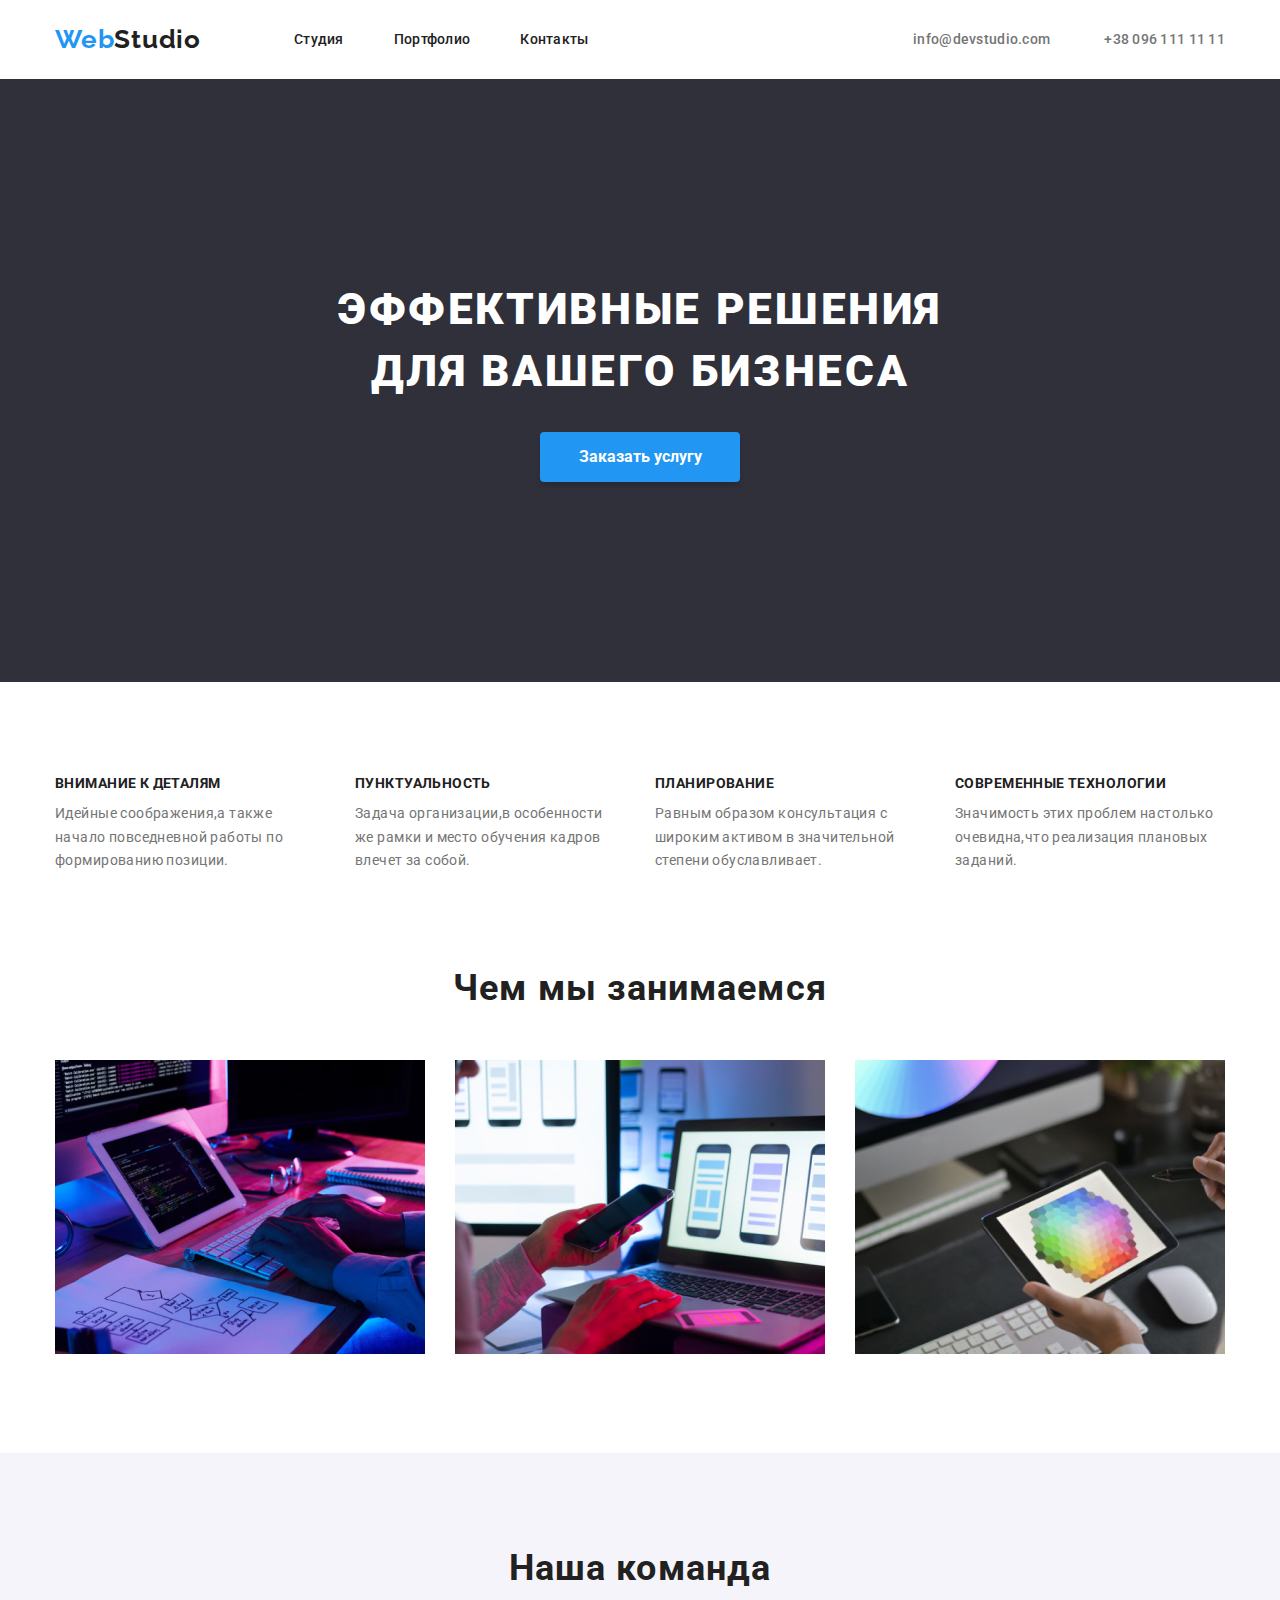
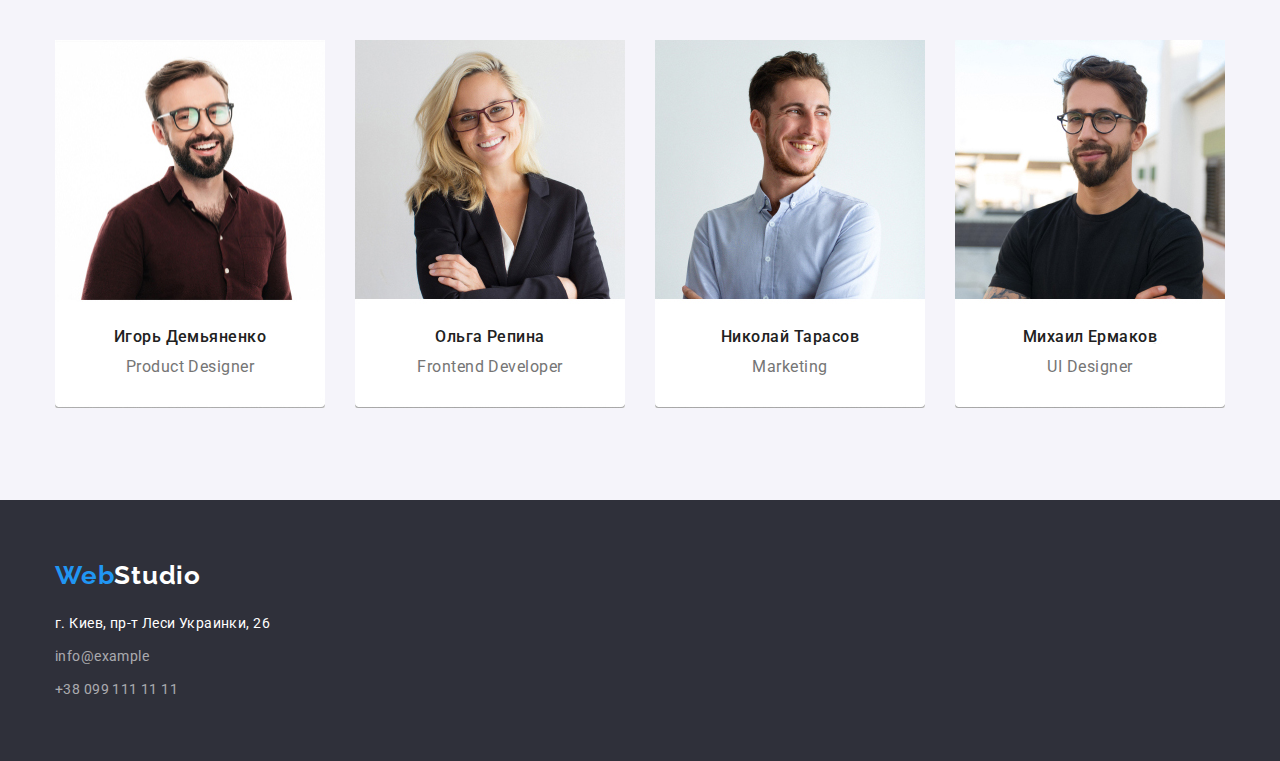
<file: index.html>
<!DOCTYPE html>
<html lang="ru">

<head>
  <title>goit-markup-hw-03</title>
  <link href="./css/style.css" rel="stylesheet">
  <link href="./css/modern-normalize.css" rel="stylesheet">
  <link rel="preconnect" href="https://fonts.googleapis.com">
  <link rel="preconnect" href="https://fonts.gstatic.com" crossorigin>
  <link rel="preconnect" href="https://fonts.googleapis.com">
  <link rel="preconnect" href="https://fonts.gstatic.com" crossorigin>
  <link href="https://fonts.googleapis.com/css2?family=Raleway:ital,wght@0,100;0,200;0,300;0,400;0,500;0,600;0,700;0,800;0,900;1,100;1,200;1,300;1,400;1,500;1,600;1,700;1,800;1,900&family=Roboto:ital,wght@0,100;0,300;0,400;0,500;0,700;0,900;1,100;1,300;1,400;1,500;1,700;1,900&display=swap" rel="stylesheet">
</head>

<body>
    <header>
        <div class="container">
            <a class="logo-link" href="./index.html" lang="en">Web<span class="accentlogo">Studio</span></a>
            <nav>
                <ul>
                    <li><a href="#" class="link-inline">Студия</a> </li>
                    <li><a href="./portfolio.html" class="link-inline a1">Портфолио</a></li>
                    <li><a href="#" class="link-inline a2">Контакты</a></li>
                </ul>
            </nav>
    
            <div class="contact">
              <a href="#" class="link-inline2">info@devstudio.com</a>
              <a href="#" class="link-inline2 a3">+38 096 111 11 11</a>
            </div>
        </div>
    </header>

  <main>
    <section class="main-section-1">
        <div class="container">
          <h1 class="main-logo">ЭФФЕКТИВНЫЕ РЕШЕНИЯ <br> ДЛЯ ВАШЕГО БИЗНЕСА</h1>
          <div class="button-pos">
            <button type="button" class="button1">Заказать услугу</button>
          </div>
        </div>
    </section>

    <section class="main-section-2">
        <div class="container">
          <ul>
            <li class="li1">
              <h3 class="main-zag">Внимание к деталям</h3>
              <p class="main-par">Идейные соображения,а также <br> начало повседневной работы по <br> формированию позиции.</p>
            </li>
    
            <li class="li2">
              <h3 class="main-zag">Пунктуальность</h3>
              <p class="main-par">Задача организации,в особенности <br> же рамки и место обучения кадров <br> влечет за собой.</p>
            </li>
    
            <li class="li3">
              <h3 class="main-zag">Планирование</h3>
              <p class="main-par">Равным образом консультация с <br> широким активом в значительной <br> степени обуславливает.</p>
            </li>
    
            <li class="li4">
              <h3 class="main-zag">Современные технологии</h3>
              <p class="main-par">Значимость этих проблем настолько <br> очевидна,что реализация плановых <br> заданий.
              </p>
            </li>
          </ul>
        </div>
    </section>

    <section class="main-section-3">
        <div class="container">
            <h2 class="main-zag-2">Чем мы занимаемся</h2>
            <ul>
                <li class="li5"><img src="./media/zan1.jpeg" alt="занятие1" width="370" height="294" /></li>
                <li class="li6"><img src="./media/zan2.jpeg" alt="занятие2" width="370" height="294" /></li>
                <li class="li7"><img src="./media/zan3.jpeg" alt="занятие3" width="370" height="294" /></li>
            </ul>
        </div>
    </section>

    <section class="main-section-4">
          <div class="container">
              <h2 class="main-zag-2">Наша команда</h2>
              <ul>
                  <li class="li8">
                      <img src="./media/igor.jpg" alt="игорь фото" width="270" height="368" />
                      <div class="name-prof">
                      <h3 class="name">Игорь Демьяненко</h3>
                      <p class="prof">Product Designer</p>
                      </div>
                  </li>
  
                  <li class="li9">
                      <img src="./media/ola.jpg" alt="ольга фото" width="270" height="368" />
                      <div class="name-prof">
                        <h3 class="name">Ольга Репина</h3>
                        <p class="prof">Frontend Developer</p>
                      </div>
                  </li>
  
                  <li class="li10">
                      <img src="./media/nic.jpg" alt="николай фото" width="270" height="368" />
                      <div class="name-prof">
                        <h3 class="name">Николай Тарасов</h3>
                        <p class="prof">Marketing</p>
                      </div>
                  </li>
  
                  <li class="li11">
                      <img src="./media/mih.jpg" alt="михаил фото" width="270" height="368" />
                      <div class="name-prof">
                        <h3 class="name">Михаил Ермаков</h3>
                        <p class="prof">UI Designer</p>
                      </div>
                  </li>
              </ul>
          </div>
  </section>

  </main>
  <footer>
    <div class="container">
        <a class="logo-link" href="./index.html" lang="en">Web<span class="accentlogo2">Studio</span></a>
        <adress>
            <ul>
                <li>
                    <a class="link-inline3" href="https://www.google.com.ua/maps/place/бул.+Леси+Украинки,+26,+Киев,+02000/@50.4265807,30.5361971,17z/data=!3m1!4b1!4m5!3m4!1s0x40d4cf0e033ecbe9:0x57a4dffefec77da0!8m2!3d50.4265807!4d30.5383858">г. Киев, пр-т Леси Украинки, 26 </a>
                </li>

                <li class="li12">
                    <a href="#" class="link-inline4">info@example</a>
                </li>

                <li class="li13">
                    <a href="#" class="link-inline4">+38 099 111 11 11</a>
                </li>
            </ul>
        </adress>
    </div>
</footer>
</body>

</html>
</file>
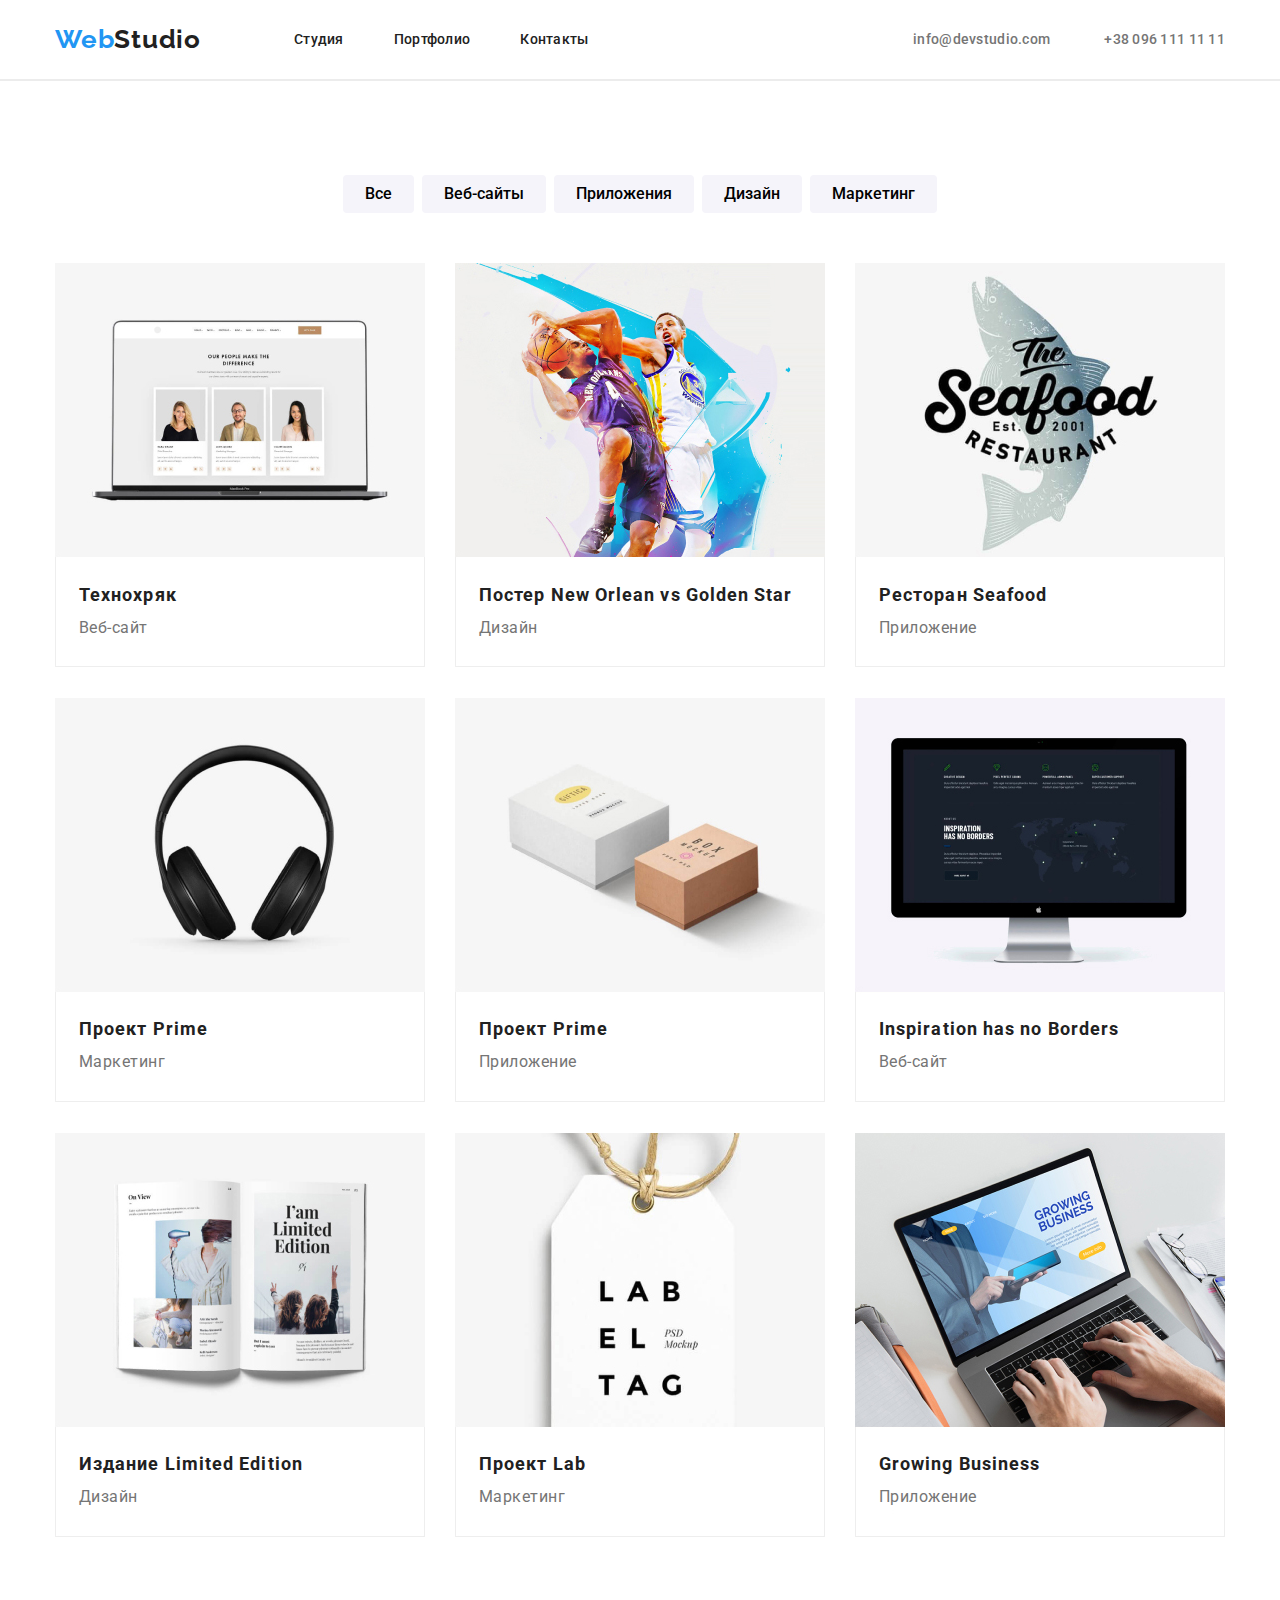
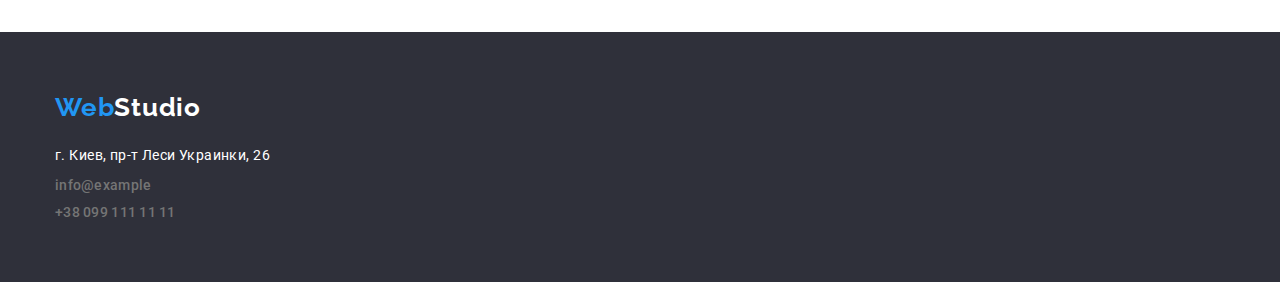
<file: portfolio.html>
<!DOCTYPE html>
<html lang="ru">

<head>
  <title>goit-markup-hw-03</title>
  <link href="./css/style.css" rel="stylesheet">
  <link href="./css/modern-normalize.css" rel="stylesheet">
  <link rel="preconnect" href="https://fonts.googleapis.com">
  <link rel="preconnect" href="https://fonts.gstatic.com" crossorigin>
  <link rel="preconnect" href="https://fonts.googleapis.com">
  <link rel="preconnect" href="https://fonts.gstatic.com" crossorigin>
  <link href="https://fonts.googleapis.com/css2?family=Raleway:ital,wght@0,100;0,200;0,300;0,400;0,500;0,600;0,700;0,800;0,900;1,100;1,200;1,300;1,400;1,500;1,600;1,700;1,800;1,900&family=Roboto:ital,wght@0,100;0,300;0,400;0,500;0,700;0,900;1,100;1,300;1,400;1,500;1,700;1,900&display=swap" rel="stylesheet">
</head>

<body>
  <header>
    <div class="container">
        <a class="logo-link" href="./index.html" lang="en">Web<span class="accentlogo">Studio</span></a>
        <nav>
            <ul>
                <li><a href="#" class="link-inline">Студия</a> </li>
                <li><a href="./portfolio.html" class="link-inline a1">Портфолио</a></li>
                <li><a href="#" class="link-inline a2">Контакты</a></li>
            </ul>
        </nav>

        <div class="contact">
          <a href="#" class="link-inline2">info@devstudio.com</a>
          <a href="#" class="link-inline2 a3">+38 096 111 11 11</a>
        </div>
    </div>
</header>
<hr class="line">

  <main>
    <section class="main-section-9">
    <div class="main-section-5">
        <div class="container">
          <ul>
            <li>
              <button type="button" class="button2">Все</button>
            </li>
    
            <li class="li14">
              <button type="button" class="button2">Веб-сайты</button>
            </li>
    
            <li class="li15">
              <button type="button" class="button2">Приложения</button>
            </li>
    
            <li class="li16">
              <button type="button" class="button2">Дизайн</button>
            </li>
    
            <li class="li17">
              <button type="button" class="button2">Маркетинг</button>
            </li>
          </ul> 
        </div>
    </div>

        <div class="main-section-6">
          <div class="container">
              <ul>
                  <li class="li18">
                      <img src="./media/imgtexno.jpg" alt="технохряк" width="370" height="404" />
                      <h3 class="name2">Технохряк</h3>
                      <p class="prof2">Веб-сайт</p>
                  </li>
      
                  <li class="li19">
                      <img src="./media/imgposter.jpg" alt="постер" width="370" height="404" />
                      <h3 class="name2">Постер New Orlean vs Golden Star</h3>
                      <p class="prof2">Дизайн</p>
                  </li>
      
                  <li class="li20">
                      <img src="./media/imgrestoran.jpg" alt="ресторан" width="370" height="404" />
                      <h3 class="name2">Ресторан Seafood</h3>
                      <p class="prof2">Приложение</p>
                  </li>
              </ul>
          </div>
      </div>
      
      <div class="main-section-7">
          <div class="container">
              <ul>
                  <li class="li21">
                      <img src="./media/imgproekt.jpg" alt="проект прайм" width="370" height="404" />
                      <h3 class="name2">Проект Prime</h3>
                      <p class="prof2">Маркетинг</p>
                  </li>
      
                  <li class="li22">
                      <img src="./media/imgproekt2.jpg" alt="проект боксы" width="370" height="404" />
                      <h3 class="name2">Проект Prime</h3>
                      <p class="prof2">Приложение</p>
                  </li>
      
                  <li class="li23">
                      <img src="./media/imgins.jpg" alt="inspiration сайт" width="370" height="404" />
                      <h3 class="name2">Inspiration has no Borders</h3>
                      <p class="prof2">Веб-сайт</p>
                  </li>
              </ul>
          </div>
      </div>
      
      
      <div class="main-section-8">
          <div class="container">
              <ul>
                  <li class="li24">
                      <img src="./media/imgizdanie.jpg" alt="издание" width="370" height="404" />
                      <h3 class="name2">Издание Limited Edition</h3>
                      <p class="prof2">Дизайн</p>
                  </li>
      
                  <li class="li25">
                      <img src="./media/imglab.jpg" alt="lab проект" width="370" height="404" />
                      <h3 class="name2">Проект Lab</h3>
                      <p class="prof2">Маркетинг</p>
                  </li>
      
                  <li class="li26">
                      <img src="./media/imggrow.jpg" alt="grow business" width="370" height="404" />
                      <h3 class="name2">Growing Business</h3>
                      <p class="prof2">Приложение</p>
                  </li>
              </ul>
          </div>
      </div>
    </section>
  </main>

  <footer>
    <div class="container">
        <a class="logo-link" href="./index.html" lang="en">Web<span class="accentlogo2">Studio</span></a>
        <adress>
            <ul>
                <li>
                    <a class="link-inline3" href="https://www.google.com.ua/maps/place/бул.+Леси+Украинки,+26,+Киев,+02000/@50.4265807,30.5361971,17z/data=!3m1!4b1!4m5!3m4!1s0x40d4cf0e033ecbe9:0x57a4dffefec77da0!8m2!3d50.4265807!4d30.5383858">г. Киев, пр-т Леси Украинки, 26 </a>
                </li>

                <li class="li12">
                    <a href="#" class="link-inline2">info@example</a>
                </li>

                <li class="li13">
                    <a href="#" class="link-inline2">+38 099 111 11 11</a>
                </li>
            </ul>
        </adress>
    </div>
</footer>

</body>

</html>
</file>
<file: css/style.css>
html, body {
    margin: 0;
    padding: 0;
  }

body {
    color: #212121;
    background-color: #FFFFFF;
    font-family: Roboto;
}

a {
    text-decoration: none;
   }

ul { list-style: none; padding-left: 0; margin: 0; }

h1, h2, h3, h4, h5, h6, p { margin: 0; }

header {
    display: flex;
    background-color: #FFFFFF;
    padding-top: 24px;
    padding-bottom: 24px;
    font-family: Roboto;
}

main {
    font-family: Roboto;
}

.line {
    margin: 0;
    border: 1px solid #ECECEC;
}

header .container {
    display: flex;
    align-items: center;
}

nav {
    display: flex;
}

header ul {
    display: flex;
    margin: 0;
    padding: 0;
}

.a1 , .a2 , .a3{
    margin-left: 50px;
}

.contact {
    margin-left: auto;
}

header .logo-link {
    margin-right: 93px;
}

.container {
    width: 1200px;
    padding-left: 15px;
    padding-right: 15px;
    margin: 0 auto;
}

.main-section-1 {
    display: flex;
    background-color: #2F303A;
    padding-top: 200px;
    padding-bottom: 200px;
}

.main-section-1 h1 {
    text-align: center;
    margin-top: 0;
}

.button-pos {
    display: flex;
    justify-content: center;
    margin-top: 30px;
}

.main-section-2 {
    display: flex;
    background-color: #FFFFFF;
    padding-top: 94px;
    padding-bottom: 94px;
}

.main-section-2 ul {
    display: flex;
    margin: 0;
}

.main-section-2 li {
    width: 270px;
}

.main-section-2 h3{
    margin-bottom: 10px;
}

.li2 , .li3 , .li4 {
    margin-left: 30px;
}

.main-section-3 {
    display: flex;
    background-color: #FFFFFF;
    padding-bottom: 94px;
}

.main-section-3 h2 {
    text-align: center;
}

.main-section-3 ul {
    margin-top: 50px;
    display: flex;
}


.li6 , .li7 {
    margin-left: 30px;
}

.main-section-4 {
    display: flex;
    background-color: #F5F4FA;
    padding-top: 94px;
    padding-bottom: 94px;
}

.main-section-4 h2 {
    margin: 0;
    text-align: center;
}

.main-section-4 ul {
    display: flex;
    margin: 0;
    margin-top: 50px;
}

.li9 , .li10 , .li11{
    margin-left: 30px;
}

.main-section-4 h3 {
    margin: 0;
    text-align: center;
    margin-top: -85px;
}

.main-section-4 p {
    margin: 0;
    text-align: center;
    padding-top: 10px;
    padding-bottom: 30px;
}

.main-section-5 {
    display: flex;
    background-color: #FFFFFF;
    margin-bottom: 50px;
}

.main-section-5 ul {
    display: flex;
    margin-top: 0;
    margin-bottom: 0;
    justify-content: center;
}

.li14 , .li15 , .li16 , .li17 {
    margin-left: 8px;
}

.main-section-6 {
    background-color: #FFFFFF;
    display: flex;
    margin-bottom: 30px;
}

.main-section-6 ul {
    display: flex;
}

.li19 , .li20 , .li22 , .li23 , .li25 , .li26{
    margin-left: 30px
}

.main-section-7 {
    background-color: #FFFFFF;
    display: flex;
    margin-bottom: 30px;
}

.main-section-7 ul {
    display: flex;
}

.main-section-8 {
    background-color: #FFFFFF;
    display: flex;
}

.main-section-8 ul {
    display: flex;
}

.main-section-6 li {
    margin-bottom: 25px;
}

.main-section-7 li {
    margin-bottom: 25px;
}

.main-section-8 li {
    margin-bottom: 25px;
}

.main-section-9 {
    padding-top: 94px;
    padding-bottom: 94px;
}

.main-section-9 h3{
    margin: 0;
    width: 353px;
    margin-top: -95px;
    padding-left: 24px;
    padding-right: 0px;
}

.main-section-9 p {
    margin: 0;
    width: 322px;
    padding-left: 24px;
}

footer {
    display: flex;
    background-color: #2F303A;
    margin: 0;
    padding-top: 60px;
    padding-bottom: 60px;
    font-family: Roboto;
}

footer ul {
    margin-top: 20px;
}

.li12 , .li13 {
    margin-top: 9px;
}

.logo-link {
    font-family: Raleway;
font-style: normal;
font-weight: bold;
font-size: 26px;
line-height: 1.2;
letter-spacing: 0.03em;
color: #2196F3;
}

.accentlogo {
    font-family: Raleway;
font-style: normal;
font-weight: bold;
font-size: 26px;
line-height: 1.2;
letter-spacing: 0.03em;

color: #212121;
}

.accentlogo2 {
    font-family: Raleway;
font-style: normal;
font-weight: bold;
font-size: 26px;
line-height: 1.2;
letter-spacing: 0.03em;
color: #FFFFFF;
}

.link-inline {
font-style: normal;
font-weight: 500;
font-size: 14px;
line-height: 1.1;
letter-spacing: 0.02em;
color: #212121;
}

.link-inline2 {
font-style: normal;
font-weight: 500;
font-size: 14px;
line-height: 1.1;
letter-spacing: 0.02em;
color: #757575;
}

.link-inline3 {
font-family: Roboto;
font-style: normal;
font-weight: 400;
font-size: 14px;
line-height: 24px;
letter-spacing: 0.03em;
color: #FFFFFF;
}

.link-inline4 {
font-family: Roboto;
font-style: normal;
font-weight: 400;
font-size: 14px;
line-height: 24px;
letter-spacing: 0.03em;
color: rgba(255, 255, 255, 0.6);
}

.link-inline:hover,
.link-inline:focus {
    color: #2196F3;
}

.link-inline2:hover,
.link-inline2:focus {
    color: #2196F3;
}

.link-inline3:hover,
.link-inline3:focus {
    color: #2196F3;
}

.main-logo {
font-style: normal;
font-weight: 900;
font-size: 44px;
line-height: 1.4;
letter-spacing: 0.06em;
text-transform: uppercase;
text-align: left;
color: #FFFFFF;
}

.button1 {
    font-family: Roboto;
color: #FFFFFF;
font-style: normal;
font-weight: bold;
font-size: 16px;
line-height: 1.9;
cursor: pointer;
background: #2196F3;
box-shadow: 0px 4px 4px rgba(0, 0, 0, 0.15);
border-radius: 4px;
width: 200px;
height: 50px;
border: 0;
}

.button2 {
    font-family: Roboto;
font-style: normal;
font-weight: 500;
font-size: 16px;
line-height: 1.6;
cursor: pointer;
background: #F5F4FA;
border-radius: 4px;
height: 38px;
border: 0;

padding-left: 22px;
padding-right: 22px;
}

.button2:hover,
.button2:focus {
    background: #2196F3;
}

.main-zag {
font-style: normal;
font-weight: bold;
font-size: 14px;
line-height: 1.1;
letter-spacing: 0.03em;
text-transform: uppercase;
color: #212121;
}

.main-par {
font-style: normal;
font-weight: normal;
font-size: 14px;
line-height: 1.7;
letter-spacing: 0.03em;
color: #757575;
}

.main-zag-2 {
font-style: normal;
font-weight: bold;
font-size: 36px;
line-height: 1.2;
text-align: left;
letter-spacing: 0.03em;
color: #212121;
}

.name {
font-style: normal;
font-weight: 500;
font-size: 16px;
line-height: 1.2;
text-align: left;
letter-spacing: 0.03em;
color: #212121;
}

.prof {
font-style: normal;
font-weight: normal;
font-size: 16px;
line-height: 1.2;
text-align: left;
letter-spacing: 0.03em;
color: #757575;
}

.name2 {
font-style: normal;
font-weight: bold;
font-size: 18px;
line-height: 2;
letter-spacing: 0.06em;
color: #212121; 
}

.prof2 {
font-style: normal;
font-weight: normal;
font-size: 16px;
line-height: 1.9;
letter-spacing: 0.03em;
color: #757575;
}
</file>
